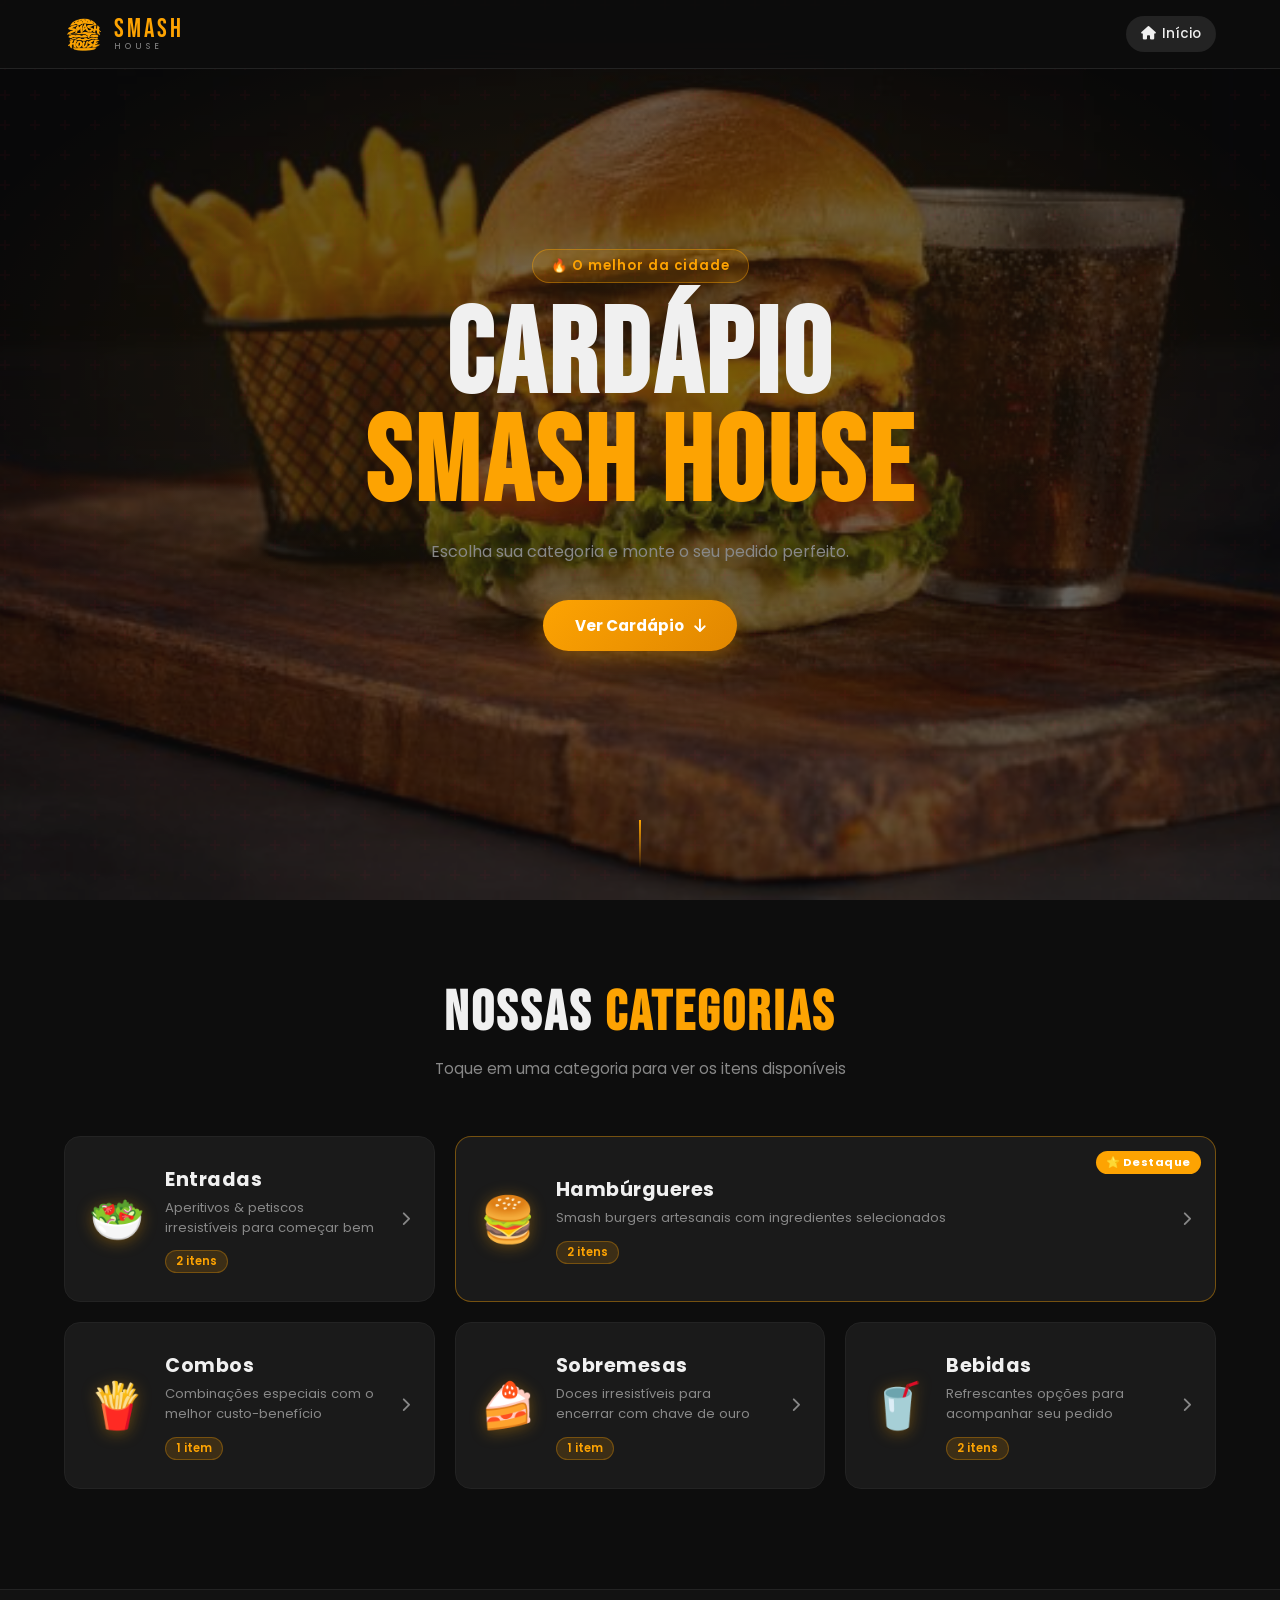
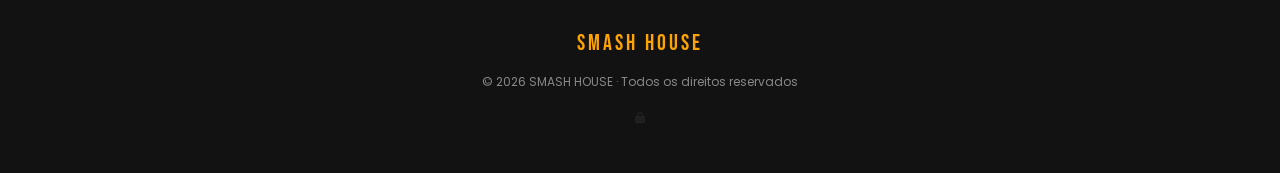
<file: index.html>
<!DOCTYPE html>
<html lang="pt-BR">
<head>
  <meta charset="UTF-8"/>
  <meta name="viewport" content="width=device-width,initial-scale=1.0"/>
  <title>Gamaa Burguer</title>
  <link rel="stylesheet" href="style.css"/>
  <link href="https://fonts.googleapis.com/css2?family=Bebas+Neue&family=Poppins:wght@300;400;500;600;700&display=swap" rel="stylesheet"/>
  <link rel="stylesheet" href="https://cdnjs.cloudflare.com/ajax/libs/font-awesome/6.5.0/css/all.min.css"/>
</head>
<body>

<div class="particles" id="particles"></div>

<!-- HEADER -->
<header class="header">
  <div class="header-inner">
    <div class="logo" id="siteLogoWrap">
      <span class="logo-icon" id="logoEmoji">🍔</span>
      <div class="logo-text">
        <span class="logo-main" id="headerName">GAMAA</span>
        <span class="logo-sub"  id="headerSub">BURGUER</span>
      </div>
    </div>
    <nav class="nav-links">
      <a href="index.html" class="active"><i class="fa fa-home"></i> Início</a>
    </nav>
  </div>
</header>

<!-- HERO -->
<section class="hero">
  <div class="hero-bg-photo" id="heroBg"></div>
  <div class="hero-overlay"></div>
  <div class="hero-content">
    <p class="hero-tag" id="heroTag">🔥 O melhor da cidade</p>
    <h1 class="hero-title" id="heroTitle">CARDÁPIO<br/><span id="heroHighlight">GAMAA BURGUER</span></h1>
    <p class="hero-subtitle" id="heroSubtitle">Escolha sua categoria e monte o seu pedido perfeito.</p>
    <a href="#menu" class="btn-hero">Ver Cardápio <i class="fa fa-arrow-down"></i></a>
  </div>
  <div class="hero-scroll"><span></span></div>
</section>

<!-- MENU SECTION -->
<section class="menu-section" id="menu">
  <div class="section-header">
    <h2>NOSSAS <span>CATEGORIAS</span></h2>
    <p>Toque em uma categoria para ver os itens disponíveis</p>
  </div>
  <div class="categories-grid" id="categoriesGrid"></div>
</section>

<!-- FOOTER -->
<footer class="footer">
  <div class="footer-inner">
    <div class="footer-brand">
      <span class="logo-icon" id="footerEmoji">🍔</span>
      <span class="footer-name" id="footerName">GAMAA BURGUER</span>
    </div>
    <div class="footer-social" id="footerSocial"></div>
    <p class="footer-copy" id="footerText">© 2026 Gamaa Burguer · Todos os direitos reservados</p>
    <a href="admin.html" class="footer-admin-link" aria-label="Acesso Administrativo" title="Painel Admin"><i class="fa fa-lock"></i></a>
  </div>
</footer>

<script src="data.js"></script>
<script src="app.js"></script>
<script>
/* ── Apply theme & render ─────────────────────────────── */
const cfg  = getSiteConfig();
const cats = getCategoryConfig();
const menu = getMenu();

applyTheme(cfg);

/* ── Site name / logo ── */
document.title = `${cfg.siteName} ${cfg.siteSub}`.trim();
document.getElementById('headerName').textContent = cfg.siteName;
document.getElementById('headerSub').textContent  = cfg.siteSub;
const fEmoji = document.getElementById('footerEmoji');
if (cfg.logoEmoji) {
  fEmoji.textContent = cfg.logoEmoji;
  fEmoji.style.display = '';
} else {
  fEmoji.textContent = '';
  fEmoji.style.display = 'none';
}
document.getElementById('footerName').textContent  = `${cfg.siteName} ${cfg.siteSub}`.trim().toUpperCase();
document.getElementById('footerText').textContent  = cfg.footerText;

// Logo image override
const emojiEl = document.getElementById('logoEmoji');
if (cfg.logoImage) {
  const wrap = document.getElementById('siteLogoWrap');
  const img = document.createElement('img');
  img.src = cfg.logoImage; img.className = 'logo-img'; img.alt = 'Logo';
  wrap.insertBefore(img, emojiEl);
  emojiEl.style.display = 'none';
} else {
  if (cfg.logoEmoji) {
    emojiEl.textContent = cfg.logoEmoji;
    emojiEl.style.display = '';
  } else {
    emojiEl.textContent = '';
    emojiEl.style.display = 'none';
  }
}

/* ── Hero ── */
document.getElementById('heroTag').textContent       = cfg.heroTag;
document.getElementById('heroSubtitle').textContent  = cfg.heroSubtitle;
document.getElementById('heroTitle').childNodes[0].textContent = cfg.heroTitle + '\n';
document.getElementById('heroHighlight').textContent = cfg.heroHighlight;

// Hero background image
if (cfg.heroBgImage) {
  const heroBg = document.getElementById('heroBg');
  heroBg.style.backgroundImage = `url('${cfg.heroBgImage}')`;
  heroBg.style.opacity = '0.35';
}

/* ── Footer social ── */
const socialWrap = document.getElementById('footerSocial');
if (cfg.instagram) {
  socialWrap.innerHTML += `<a href="${cfg.instagram}" target="_blank" title="Instagram"><i class="fab fa-instagram"></i></a>`;
}
if (cfg.whatsapp) {
  const wa = cfg.whatsapp.replace(/\D/g,'');
  socialWrap.innerHTML += `<a href="https://wa.me/${wa}" target="_blank" title="WhatsApp"><i class="fab fa-whatsapp"></i></a>`;
}

/* ── Category cards ── */
const grid = document.getElementById('categoriesGrid');

getCatOrder().forEach((slug, idx) => {
  const cat   = cats[slug];
  if (!cat) return;
  const items = (menu[slug] || []);
  const count = items.length;
  const isFeatured = slug === 'hamburgueres';

  const card = document.createElement('div');
  card.className = 'category-card' + (isFeatured ? ' featured' : '');
  card.onclick = () => location.href = `category.html?cat=${slug}`;

  const photoBg = cat.photo
    ? `<div class="cat-photo-bg" style="background-image:url('${cat.photo}')"></div><div class="cat-overlay"></div>`
    : '';

  const featTag = isFeatured ? `<div class="card-tag">⭐ Destaque</div>` : '';
  const iconHTML = cat.icon ? `<div class="card-icon">${cat.icon}</div>` : '';

  card.innerHTML = `
    ${photoBg}
    ${featTag}
    <div class="card-glow"></div>
    ${iconHTML}
    <div class="card-body">
      <h3>${cat.label}</h3>
      <p>${cat.description}</p>
      <span class="card-badge">${count} ${count === 1 ? 'item' : 'itens'}</span>
    </div>
    <div class="card-arrow"><i class="fa fa-chevron-right"></i></div>`;

  grid.appendChild(card);
});

/* ── Particles ── */
const pc = document.getElementById('particles');
for (let i = 0; i < 20; i++) {
  const p = document.createElement('div');
  p.className = 'particle';
  p.style.left              = Math.random() * 100 + 'vw';
  p.style.animationDelay    = Math.random() * 8 + 's';
  p.style.animationDuration = (6 + Math.random() * 6) + 's';
  p.style.width = p.style.height = (3 + Math.random() * 8) + 'px';
  pc.appendChild(p);
}
</script>
</body>
</html>
</file>
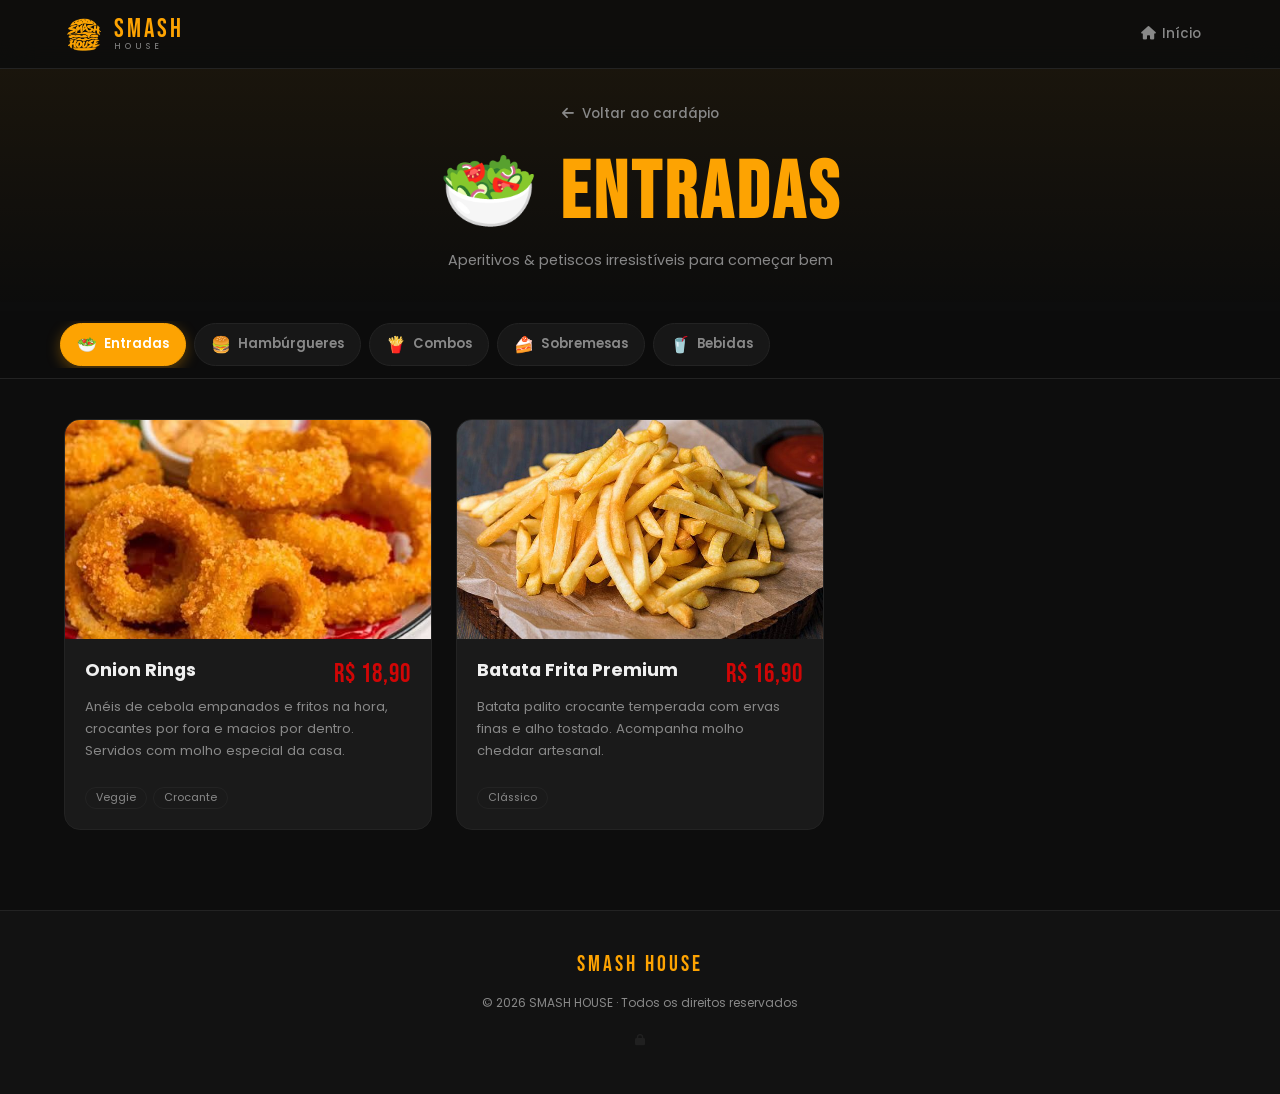
<file: category.html>
<!DOCTYPE html>
<html lang="pt-BR">
<head>
  <meta charset="UTF-8"/>
  <meta name="viewport" content="width=device-width,initial-scale=1.0"/>
  <title>Cardápio</title>
  <link rel="stylesheet" href="style.css"/>
  <link href="https://fonts.googleapis.com/css2?family=Bebas+Neue&family=Poppins:wght@300;400;500;600;700&display=swap" rel="stylesheet"/>
  <link rel="stylesheet" href="https://cdnjs.cloudflare.com/ajax/libs/font-awesome/6.5.0/css/all.min.css"/>
</head>
<body>

<div class="particles" id="particles"></div>

<!-- HEADER -->
<header class="header">
  <div class="header-inner">
    <div class="logo" id="siteLogoWrap">
      <span class="logo-icon" id="logoEmoji">🍔</span>
      <div class="logo-text">
        <span class="logo-main" id="headerName">GAMAA</span>
        <span class="logo-sub"  id="headerSub">BURGUER</span>
      </div>
    </div>
    <nav class="nav-links">
      <a href="index.html"><i class="fa fa-home"></i> Início</a>
    </nav>
  </div>
</header>

<!-- PAGE HEADER -->
<div class="page-header" id="pageHeader">
  <div class="cat-hero-photo" id="catHeroPhoto"></div>
  <a href="index.html" class="back-btn"><i class="fa fa-arrow-left"></i> Voltar ao cardápio</a>
  <h1 id="catTitle">—</h1>
  <p id="catDesc">—</p>
</div>

<!-- CATEGORY PILL TABS (SMARTPHONE FRIENDLY) -->
<div class="cat-pill-nav-container">
  <div class="cat-pill-nav" id="catPillNav"></div>
</div>

<!-- ITEMS -->
<section class="items-section">
  <div class="items-grid" id="itemsGrid"></div>
</section>

<!-- FOOTER -->
<footer class="footer">
  <div class="footer-inner">
    <div class="footer-brand">
      <span class="logo-icon" id="footerEmoji">🍔</span>
      <span class="footer-name" id="footerName">GAMAA BURGUER</span>
    </div>
    <div class="footer-social" id="footerSocial"></div>
    <p class="footer-copy" id="footerText">© 2026 Gamaa Burguer</p>
    <a href="admin.html" class="footer-admin-link" aria-label="Acesso Administrativo" title="Painel Admin"><i class="fa fa-lock"></i></a>
  </div>
</footer>

<script src="data.js"></script>
<script src="app.js"></script>
<script>
const cfg  = getSiteConfig();
const cats = getCategoryConfig();
applyTheme(cfg);

/* ── Header / footer ── */
document.getElementById('headerName').textContent = cfg.siteName;
document.getElementById('headerSub').textContent  = cfg.siteSub;
const fEmoji = document.getElementById('footerEmoji');
if (cfg.logoEmoji) {
  fEmoji.textContent = cfg.logoEmoji;
  fEmoji.style.display = '';
} else {
  fEmoji.textContent = '';
  fEmoji.style.display = 'none';
}
document.getElementById('footerName').textContent  = `${cfg.siteName} ${cfg.siteSub}`.trim().toUpperCase();
document.getElementById('footerText').textContent  = cfg.footerText;

const emojiEl = document.getElementById('logoEmoji');
if (cfg.logoImage) {
  const wrap = document.getElementById('siteLogoWrap');
  const img = document.createElement('img');
  img.src = cfg.logoImage; img.className = 'logo-img'; img.alt = 'Logo';
  wrap.insertBefore(img, emojiEl); emojiEl.style.display = 'none';
} else {
  if (cfg.logoEmoji) {
    emojiEl.textContent = cfg.logoEmoji;
    emojiEl.style.display = '';
  } else {
    emojiEl.textContent = '';
    emojiEl.style.display = 'none';
  }
}

const footerSocial = document.getElementById('footerSocial');
if (cfg.instagram) footerSocial.innerHTML += `<a href="${cfg.instagram}" target="_blank"><i class="fab fa-instagram"></i></a>`;
if (cfg.whatsapp) {
  const wa = cfg.whatsapp.replace(/\D/g,'');
  footerSocial.innerHTML += `<a href="https://wa.me/${wa}" target="_blank"><i class="fab fa-whatsapp"></i></a>`;
}

/* ── Category info ── */
const params = new URLSearchParams(location.search);
const slug   = params.get('cat') || getCatOrder()[0] || 'hamburgueres';
const cat    = cats[slug] || { label: slug, icon: '', description: '', photo: '' };

document.title = `${cfg.siteName} – ${cat.label}`;

// Hero photo
if (cat.photo) {
  document.getElementById('catHeroPhoto').style.backgroundImage = `url('${cat.photo}')`;
}

const titleIcon = cat.icon ? `${cat.icon} ` : '';
document.getElementById('catTitle').innerHTML = `${titleIcon}<span>${cat.label.toUpperCase()}</span>`;
document.getElementById('catDesc').textContent = cat.description;

/* ── Render Category Pills (Super fast smartphone navigation) ── */
const pillNav = document.getElementById('catPillNav');
if (pillNav) {
  pillNav.innerHTML = '';
  getCatOrder().forEach(cSlug => {
    const cItem = cats[cSlug];
    if (!cItem) return;
    const a = document.createElement('a');
    a.href = `category.html?cat=${cSlug}`;
    a.className = `cat-pill-btn ${cSlug === slug ? 'active' : ''}`;
    const pillIcon = cItem.icon ? `<span class="pill-icon">${cItem.icon}</span> ` : '';
    a.innerHTML = `${pillIcon}<span class="pill-label">${cItem.label}</span>`;
    pillNav.appendChild(a);
  });
  // Auto-scroll pill nav to active category on mobile
  setTimeout(() => {
    const activePill = pillNav.querySelector('.cat-pill-btn.active');
    if (activePill) {
      activePill.scrollIntoView({ behavior: 'smooth', block: 'nearest', inline: 'center' });
    }
  }, 100);
}

/* ── Render items ── */
function renderItems() {
  window.cardImages = {};
  const items = getCategoryItems(slug);
  const grid  = document.getElementById('itemsGrid');
  grid.innerHTML = '';

  if (items.length === 0) {
    grid.innerHTML = `
      <div class="empty-state" style="grid-column:1/-1">
        <i class="fa fa-utensils"></i>
        <h3>Nenhum item disponível</h3>
        <p>Esta categoria ainda não possui itens. O administrador pode adicioná-los.</p>
      </div>`;
    return;
  }

  const cleanWa = (cfg.whatsapp || '').replace(/\D/g, '');

  items.forEach(item => {
    const card = document.createElement('div');
    card.className = 'item-card';

    /* ── Image section — supports multiple images ── */
    const imgs = (Array.isArray(item.images) && item.images.length) ? item.images : (item.imageUrl ? [item.imageUrl] : []);
    let imageHTML = '';
    if (imgs.length > 0) {
      window.cardImages[item.id] = { imgs, idx: 0 };
      if (imgs.length === 1) {
        imageHTML = `
          <div class="item-image-wrap" style="position:relative">
            <img src="${imgs[0]}" alt="${item.name}" loading="lazy"/>
          </div>`;
      } else {
        imageHTML = `
          <div class="item-image-wrap item-slider-wrap" id="slider_${item.id}">
            <img src="${imgs[0]}" id="img_${item.id}" alt="${item.name}" loading="lazy"/>
            <span class="img-count-badge" id="badge_${item.id}"><i class="fa fa-images"></i> 1/${imgs.length}</span>
            <button type="button" class="slider-btn prev" onclick="changeCardSlide('${item.id}', -1, event)" aria-label="Imagem anterior"><i class="fa fa-chevron-left"></i></button>
            <button type="button" class="slider-btn next" onclick="changeCardSlide('${item.id}', 1, event)" aria-label="Próxima imagem"><i class="fa fa-chevron-right"></i></button>
            <div class="slider-dots" id="dots_${item.id}">
              ${imgs.map((_, i) => `<span class="s-dot ${i === 0 ? 'active' : ''}" onclick="goToCardSlide('${item.id}', ${i}, event)"></span>`).join('')}
            </div>
          </div>`;
      }
    }

    /* ── Video section ── */
    let videoHTML = '';
    if (item.videoDbId) {
      // async load from IndexedDB — rendered after append
      videoHTML = `<div class="item-video-wrap" id="vidwrap_${item.id}"><div class="no-media" style="position:absolute;inset:0"><i class="fa fa-spinner fa-spin"></i></div></div>`;
    } else {
      const embed = getEmbedUrl(item.videoUrl);
      if (embed) {
        if (embed.includes('youtube') || embed.includes('vimeo')) {
          videoHTML = `
            <div class="item-video-wrap">
              <iframe src="${embed}" frameborder="0" allowfullscreen
                allow="accelerometer; autoplay; clipboard-write; encrypted-media; gyroscope; picture-in-picture">
              </iframe>
            </div>`;
        } else {
          videoHTML = `
            <div class="item-video-wrap">
              <video src="${embed}" controls muted loop playsinline></video>
            </div>`;
        }
      }
    }

    /* ── Placeholder (neither image nor video) ── */
    if (!imageHTML && !videoHTML) {
      imageHTML = `
        <div class="item-image-wrap" style="padding-top:46%">
          <div class="no-media" style="position:absolute;inset:0">
            <i class="fa fa-image"></i>
            <span>Sem imagem</span>
          </div>
        </div>`;
    }

    /* ── Tags ── */
    const tagsHTML = (item.tags || []).map(t => `<span class="item-tag">${t}</span>`).join('');

    /* ── WhatsApp Order Button (mobile friendly) ── */
    let orderBtnHTML = '';
    if (cleanWa) {
      const waMsg = encodeURIComponent(`Olá! Gostaria de pedir: *${item.name}* (${formatPrice(item.price)})`);
      orderBtnHTML = `
        <a href="https://wa.me/${cleanWa}?text=${waMsg}" target="_blank" class="btn-item-order" title="Pedir pelo WhatsApp">
          <i class="fab fa-whatsapp"></i> Pedir
        </a>`;
    }

    card.innerHTML = `
      ${imageHTML}
      ${videoHTML}
      <div class="item-info">
        <div class="item-info-top">
          <h3>${item.name}</h3>
          ${item.price ? `<div class="item-price">${formatPrice(item.price)}</div>` : ''}
        </div>
        <p class="item-desc">${item.description || ''}</p>
        <div class="item-info-bottom">
          <div class="item-tags">${tagsHTML}</div>
          ${orderBtnHTML}
        </div>
      </div>`;

    grid.appendChild(card);

    // Async load MP4 from IndexedDB if needed
    if (item.videoDbId) {
      resolveVideoSrc(item).then(src => {
        const w = document.getElementById('vidwrap_' + item.id);
        if (w && src) w.innerHTML = `<video src="${src}" controls muted loop playsinline></video>`;
      });
    }
  });
}

function changeCardSlide(id, dir, e) {
  if (e) { e.preventDefault(); e.stopPropagation(); }
  const data = window.cardImages && window.cardImages[id];
  if (!data || !data.imgs.length) return;
  const newIdx = (data.idx + dir + data.imgs.length) % data.imgs.length;
  goToCardSlide(id, newIdx, e);
}

function goToCardSlide(id, idx, e) {
  if (e) { e.preventDefault(); e.stopPropagation(); }
  const data = window.cardImages && window.cardImages[id];
  if (!data || !data.imgs[idx]) return;
  data.idx = idx;
  const imgEl = document.getElementById('img_' + id);
  if (imgEl) imgEl.src = data.imgs[idx];
  const badge = document.getElementById('badge_' + id);
  if (badge) badge.innerHTML = `<i class="fa fa-images"></i> ${idx + 1}/${data.imgs.length}`;
  const dotsWrap = document.getElementById('dots_' + id);
  if (dotsWrap) {
    const dots = dotsWrap.querySelectorAll('.s-dot');
    dots.forEach((d, i) => d.classList.toggle('active', i === idx));
  }
}

renderItems();

/* ── Particles ── */
const pc = document.getElementById('particles');
for (let i = 0; i < 14; i++) {
  const p = document.createElement('div');
  p.className = 'particle';
  p.style.left              = Math.random() * 100 + 'vw';
  p.style.animationDelay    = Math.random() * 8 + 's';
  p.style.animationDuration = (6 + Math.random() * 6) + 's';
  p.style.width = p.style.height = (3 + Math.random() * 7) + 'px';
  pc.appendChild(p);
}
</script>
</body>
</html>
</file>
<file: style.css>
/* ============================================================
   GAMAA BURGUER – STYLE.CSS  |  100% CSS Variable driven
   ============================================================ */

:root {
  --primary:      #e8002d;
  --primary-dark: #b8001f;
  --primary-rgb:  232,0,45;
  --gold:         #ffc400;
  --accent-rgb:   255,196,0;
  --bg:           #0d0d0d;
  --bg2:          #111111;
  --bg3:          #181818;
  --card:         #1a1a1a;
  --border:       #2a2a2a;
  --text:         #f0f0f0;
  --muted:        #888888;
  --radius:       16px;
  --shadow:       0 8px 32px rgba(0,0,0,.5);
}

*, *::before, *::after { box-sizing: border-box; margin: 0; padding: 0; }
html { scroll-behavior: smooth; }

body {
  font-family: 'Poppins', sans-serif;
  background: var(--bg);
  color: var(--text);
  min-height: 100vh;
  overflow-x: hidden;
  transition: background .3s, color .3s;
}

/* ── SCROLLBAR ── */
::-webkit-scrollbar { width: 5px; }
::-webkit-scrollbar-track { background: var(--bg); }
::-webkit-scrollbar-thumb { background: var(--primary); border-radius: 3px; }

/* ── SELECTION ── */
::selection { background: rgba(var(--primary-rgb),.3); color: var(--text); }

/* ============================================================
   PARTICLES
   ============================================================ */
.particles { position:fixed; inset:0; pointer-events:none; z-index:0; overflow:hidden; }
.particle {
  position:absolute; bottom:-20px;
  background: var(--primary);
  border-radius: 50%; opacity:.12;
  animation: floatUp linear infinite;
}
@keyframes floatUp {
  0%   { transform:translateY(0) scale(1); opacity:.12; }
  100% { transform:translateY(-110vh) scale(.2); opacity:0; }
}

/* ============================================================
   HEADER
   ============================================================ */
.header {
  position: fixed; top:0; left:0; right:0; z-index:100;
  background: rgba(var(--bg), .94);
  backdrop-filter: blur(18px);
  border-bottom: 1px solid var(--border);
  transition: background .3s, border-color .3s;
}
/* Force correct bg even when var changes */
.header { background: color-mix(in srgb, var(--bg) 93%, transparent); }

.header-inner {
  max-width: 1200px; margin: 0 auto;
  padding: 0 24px; height: 68px;
  display: flex; align-items: center; justify-content: space-between;
}

.logo { display:flex; align-items:center; gap:10px; text-decoration:none; }
.logo-icon { font-size:2rem; line-height:1; }
.logo-img   { width:40px; height:40px; object-fit:contain; border-radius:8px; }
.logo-text  { display:flex; flex-direction:column; line-height:1; }
.logo-main  { font-family:'Bebas Neue',sans-serif; font-size:1.6rem; letter-spacing:3px; color:var(--primary); }
.logo-sub   { font-size:.55rem; letter-spacing:4px; color:var(--muted); text-transform:uppercase; }

.nav-links { display:flex; gap:6px; }
.nav-links a {
  color:var(--muted); text-decoration:none; font-size:.84rem; font-weight:500;
  padding:8px 15px; border-radius:50px; transition:all .25s;
  display:flex; align-items:center; gap:6px;
}
.nav-links a:hover, .nav-links a.active { color:var(--text); background:var(--border); }

/* ============================================================
   HERO
   ============================================================ */
.hero {
  position:relative; min-height:100vh;
  display:flex; align-items:center; justify-content:center; text-align:center;
  overflow:hidden;
  background: radial-gradient(ellipse 80% 60% at 50% 40%, rgba(var(--primary-rgb),.16) 0%, transparent 70%), var(--bg);
}
.hero-bg-photo {
  position:absolute; inset:0;
  background-size:cover; background-position:center;
  opacity:.15;
  z-index:0;
}
.hero-overlay {
  position:absolute; inset:0; z-index:1;
  background: url("data:image/svg+xml,%3Csvg width='60' height='60' viewBox='0 0 60 60' xmlns='http://www.w3.org/2000/svg'%3E%3Cg fill='%23e8002d' fill-opacity='0.04'%3E%3Cpath d='M36 34v-4h-2v4h-4v2h4v4h2v-4h4v-2h-4zm0-30V0h-2v4h-4v2h4v4h2V6h4V4h-4zM6 34v-4H4v4H0v2h4v4h2v-4h4v-2H6zM6 4V0H4v4H0v2h4v4h2V6h4V4H6z'/%3E%3C/g%3E%3C/svg%3E");
}
.hero-content { position:relative; z-index:2; max-width:720px; padding:0 24px; }
.hero-tag {
  display:inline-block; margin-bottom:20px;
  background: rgba(var(--primary-rgb),.14); border:1px solid rgba(var(--primary-rgb),.4);
  color:var(--primary); font-size:.82rem; font-weight:600;
  padding:6px 18px; border-radius:50px; letter-spacing:1px;
}
.hero-title {
  font-family:'Bebas Neue',sans-serif;
  font-size:clamp(3rem,10vw,7.5rem); line-height:.9; letter-spacing:4px; margin-bottom:20px;
}
.hero-title span { color:var(--primary); }
.hero-subtitle { font-size:1rem; color:var(--muted); margin-bottom:36px; line-height:1.6; }
.btn-hero {
  display:inline-flex; align-items:center; gap:10px;
  background:linear-gradient(135deg,var(--primary),var(--primary-dark));
  color:#fff; text-decoration:none; font-weight:700; font-size:.95rem;
  padding:14px 32px; border-radius:50px;
  box-shadow:0 6px 24px rgba(var(--primary-rgb),.4); transition:all .3s;
}
.btn-hero:hover { transform:translateY(-3px); box-shadow:0 12px 32px rgba(var(--primary-rgb),.52); }
.hero-scroll { position:absolute; bottom:32px; left:50%; transform:translateX(-50%); z-index:2; }
.hero-scroll span {
  display:block; width:2px; height:48px;
  background:linear-gradient(to bottom,var(--primary),transparent);
  animation:scrollPulse 1.8s ease-in-out infinite;
}
@keyframes scrollPulse { 0%,100%{opacity:1;transform:scaleY(1)} 50%{opacity:.3;transform:scaleY(.6)} }

/* ============================================================
   HOME – MENU SECTION
   ============================================================ */
.menu-section {
  position:relative; z-index:1;
  max-width:1200px; margin:0 auto; padding:80px 24px 100px;
}
.section-header { text-align:center; margin-bottom:56px; }
.section-header h2 {
  font-family:'Bebas Neue',sans-serif; font-size:clamp(2rem,5vw,3.5rem);
  letter-spacing:3px; margin-bottom:10px;
}
.section-header h2 span { color:var(--primary); }
.section-header p { color:var(--muted); font-size:.95rem; }

/* ── CATEGORY CARDS ── */
.categories-grid {
  display:grid;
  grid-template-columns:repeat(auto-fit,minmax(280px,1fr));
  gap:20px;
}

.category-card {
  position:relative; overflow:hidden; cursor:pointer;
  background:var(--card);
  border:1px solid var(--border);
  border-radius:var(--radius);
  padding:28px 24px;
  display:flex; align-items:center; gap:20px;
  transition:all .35s cubic-bezier(.25,.46,.45,.94);
  min-height:120px;
}
.category-card:hover {
  border-color:var(--primary);
  transform:translateY(-4px);
  box-shadow:0 12px 40px rgba(var(--primary-rgb),.22);
}
.category-card.featured {
  border-color:rgba(var(--primary-rgb),.4);
  grid-column:span 2;
}
@media(max-width:680px){ .category-card.featured{ grid-column:span 1; } }

/* Photo background */
.cat-photo-bg {
  position:absolute; inset:0;
  background-size:cover; background-position:center;
  opacity:.25; transition:opacity .35s;
  z-index:0;
}
.category-card:hover .cat-photo-bg { opacity:.38; }
.cat-overlay {
  position:absolute; inset:0;
  background:linear-gradient(135deg,rgba(0,0,0,.65) 0%,rgba(0,0,0,.2) 100%);
  z-index:1;
}

.card-glow {
  position:absolute; inset:0;
  background:radial-gradient(circle at center,rgba(var(--primary-rgb),.08) 0%,transparent 70%);
  opacity:0; transition:opacity .4s; pointer-events:none; z-index:1;
}
.category-card:hover .card-glow { opacity:1; }
.card-tag {
  position:absolute; top:14px; right:14px; z-index:3;
  font-size:.7rem; font-weight:700; background:var(--primary); color:#fff;
  padding:3px 10px; border-radius:50px; letter-spacing:.5px;
}

.card-icon { font-size:2.8rem; flex-shrink:0; z-index:2; filter:drop-shadow(0 2px 8px rgba(var(--primary-rgb),.35)); transition:transform .3s; }
.category-card:hover .card-icon { transform:scale(1.15) rotate(-5deg); }

.card-body { flex:1; z-index:2; }
.card-body h3 { font-size:1.2rem; font-weight:700; margin-bottom:4px; letter-spacing:.5px; }
.card-body p  { font-size:.82rem; color:var(--muted); line-height:1.5; margin-bottom:10px; }
.card-badge {
  display:inline-block; font-size:.72rem; font-weight:600;
  background:rgba(var(--primary-rgb),.15); color:var(--primary);
  border:1px solid rgba(var(--primary-rgb),.3);
  padding:2px 10px; border-radius:50px;
}
.card-arrow {
  color:var(--muted); font-size:.9rem; flex-shrink:0; z-index:2;
  transition:transform .3s, color .3s;
}
.category-card:hover .card-arrow { color:var(--primary); transform:translateX(4px); }

/* ============================================================
   CATEGORY PAGE
   ============================================================ */
.page-header {
  padding:100px 24px 40px; text-align:center; position:relative; z-index:1;
  background:linear-gradient(180deg,rgba(var(--primary-rgb),.07) 0%,transparent 100%);
}
.back-btn {
  display:inline-flex; align-items:center; gap:8px;
  color:var(--muted); text-decoration:none; font-size:.85rem; font-weight:500;
  margin-bottom:20px; transition:color .25s;
}
.back-btn:hover { color:var(--primary); }
.page-header h1 {
  font-family:'Bebas Neue',sans-serif;
  font-size:clamp(2.5rem,7vw,5rem); letter-spacing:4px; position:relative; z-index:1;
}
.page-header h1 span { color:var(--primary); }
.page-header p { color:var(--muted); margin-top:8px; font-size:.9rem; position:relative; z-index:1; }

/* Category hero photo */
.cat-hero-photo {
  position:absolute; inset:0; background-size:cover; background-position:center;
  opacity:.18; z-index:0;
}

/* Items Grid */
.items-section { max-width:1200px; margin:0 auto; padding:40px 24px 80px; position:relative; z-index:1; }
.items-grid { display:grid; grid-template-columns:repeat(auto-fill,minmax(320px,1fr)); gap:24px; }

/* Item Card */
.item-card {
  background:var(--card); border:1px solid var(--border);
  border-radius:var(--radius); overflow:hidden; transition:all .3s;
}
.item-card:hover {
  transform:translateY(-4px);
  border-color:rgba(var(--primary-rgb),.4);
  box-shadow:0 12px 40px rgba(var(--primary-rgb),.16);
}

/* Image */
.item-image-wrap {
  position:relative; width:100%; padding-top:60%;
  overflow:hidden; background:var(--bg3);
}
.item-image-wrap img {
  position:absolute; inset:0; width:100%; height:100%;
  object-fit:cover; transition:transform .4s;
}
.item-card:hover .item-image-wrap img { transform:scale(1.05); }

/* Video */
.item-video-wrap {
  position:relative; width:100%; padding-top:56.25%;
  background:#000; overflow:hidden;
}
.item-video-wrap iframe,
.item-video-wrap video {
  position:absolute; inset:0; width:100%; height:100%; object-fit:cover;
}
.no-media {
  display:flex; flex-direction:column; align-items:center; justify-content:center;
  gap:10px; color:var(--muted); font-size:.78rem;
  background:var(--bg3); position:absolute; inset:0;
}
.no-media i { font-size:2.2rem; color:var(--border); }

/* Item info */
.item-info { padding:20px; }
.item-info h3 { font-size:1.1rem; font-weight:700; margin-bottom:6px; }
.item-price {
  font-family:'Bebas Neue',sans-serif; font-size:1.6rem;
  color:var(--gold); letter-spacing:1px; margin-bottom:10px;
}
.item-desc { font-size:.82rem; color:var(--muted); line-height:1.65; }
.item-tags { display:flex; flex-wrap:wrap; gap:6px; margin-top:12px; }
.item-tag {
  font-size:.68rem; padding:2px 10px; border-radius:50px;
  border:1px solid var(--border); color:var(--muted);
}

/* Empty state */
.empty-state { text-align:center; padding:80px 24px; color:var(--muted); }
.empty-state i { font-size:3.5rem; color:var(--border); margin-bottom:16px; display:block; }
.empty-state h3 { font-size:1.2rem; margin-bottom:8px; color:var(--text); }
.empty-state p { font-size:.85rem; }

/* ============================================================
   FOOTER
   ============================================================ */
.footer {
  background:var(--bg2); border-top:1px solid var(--border);
  padding:40px 24px; text-align:center;
}
.footer-inner { max-width:600px; margin:0 auto; }
.footer-brand { display:flex; align-items:center; justify-content:center; gap:10px; margin-bottom:16px; }
.footer-name { font-family:'Bebas Neue',sans-serif; font-size:1.4rem; letter-spacing:3px; color:var(--primary); }
.footer-social a {
  display:inline-flex; align-items:center; justify-content:center;
  width:40px; height:40px; background:var(--border); color:var(--muted);
  border-radius:50%; text-decoration:none; font-size:1.1rem; margin:0 4px 16px;
  transition:all .3s;
}
.footer-social a:hover { background:var(--primary); color:#fff; }
.footer-copy { font-size:.75rem; color:var(--muted); }

/* ============================================================
   ADMIN – LAYOUT
   ============================================================ */
.admin-layout { display:flex; min-height:100vh; }

.admin-sidebar {
  width:260px; flex-shrink:0;
  background:var(--bg2); border-right:1px solid var(--border);
  padding-top:68px; position:fixed; top:0; left:0; height:100vh;
  overflow-y:auto; z-index:10;
  display:flex; flex-direction:column;
}
.sidebar-section { padding:20px 16px 8px; }
.sidebar-section-title {
  font-size:.6rem; font-weight:700; letter-spacing:3px;
  color:var(--muted); text-transform:uppercase;
  padding-bottom:8px; border-bottom:1px solid var(--border);
  margin-bottom:4px;
}
.sidebar-link {
  display:flex; align-items:center; gap:10px;
  padding:10px 16px; color:var(--muted); text-decoration:none;
  font-size:.88rem; font-weight:500; cursor:pointer;
  border-radius:10px; margin-bottom:2px;
  transition:all .2s; border:none; background:none; width:100%; text-align:left;
}
.sidebar-link:hover { color:var(--text); background:rgba(255,255,255,.04); }
.sidebar-link.active { color:var(--primary); background:rgba(var(--primary-rgb),.1); }
.sidebar-link .icon { width:22px; text-align:center; font-size:1rem; }
.sidebar-link .badge {
  margin-left:auto; font-size:.65rem; font-weight:700;
  background:var(--border); color:var(--muted);
  padding:2px 8px; border-radius:50px;
}
.sidebar-link.active .badge { background:rgba(var(--primary-rgb),.2); color:var(--primary); }

.sidebar-sub { padding-left:14px; }
.sidebar-sub .sidebar-link { font-size:.82rem; padding:8px 12px; }

.admin-main { margin-left:260px; flex:1; padding:88px 40px 60px; }

/* ── Stats ── */
.admin-stats { display:grid; grid-template-columns:repeat(auto-fit,minmax(130px,1fr)); gap:12px; margin-bottom:32px; }
.stat-card { background:var(--card); border:1px solid var(--border); border-radius:var(--radius); padding:18px; text-align:center; }
.stat-val  { font-family:'Bebas Neue',sans-serif; font-size:2.4rem; color:var(--primary); line-height:1; }
.stat-label { font-size:.68rem; color:var(--muted); text-transform:uppercase; letter-spacing:1px; margin-top:4px; }
.stat-card.total { border-color:rgba(var(--primary-rgb),.35); }
.stat-card.total .stat-val { color:var(--gold); }

/* ── Panel header ── */
.panel-header {
  display:flex; align-items:center; justify-content:space-between;
  margin-bottom:28px; flex-wrap:wrap; gap:16px;
}
.panel-header h2 { font-family:'Bebas Neue',sans-serif; font-size:2rem; letter-spacing:2px; }
.panel-header h2 span { color:var(--primary); }
.panel-desc { color:var(--muted); font-size:.85rem; margin-top:4px; }

/* ── Buttons ── */
.btn-primary {
  display:inline-flex; align-items:center; gap:8px;
  background:linear-gradient(135deg,var(--primary),var(--primary-dark));
  color:#fff; border:none; font-family:'Poppins',sans-serif;
  font-size:.88rem; font-weight:700; padding:12px 24px;
  border-radius:50px; cursor:pointer;
  box-shadow:0 4px 16px rgba(var(--primary-rgb),.35); transition:all .25s;
}
.btn-primary:hover { transform:translateY(-2px); box-shadow:0 8px 24px rgba(var(--primary-rgb),.45); }

.btn-secondary {
  display:inline-flex; align-items:center; gap:8px;
  background:var(--border); color:var(--muted); border:none;
  font-family:'Poppins',sans-serif; font-size:.88rem; font-weight:600;
  padding:12px 24px; border-radius:50px; cursor:pointer; transition:all .2s;
}
.btn-secondary:hover { color:var(--text); }

.btn-danger {
  display:inline-flex; align-items:center; gap:8px;
  background:rgba(220,38,38,.15); color:#dc2626; border:1px solid rgba(220,38,38,.3);
  font-family:'Poppins',sans-serif; font-size:.88rem; font-weight:600;
  padding:12px 24px; border-radius:50px; cursor:pointer; transition:all .2s;
}
.btn-danger:hover { background:rgba(220,38,38,.25); }

/* ── Admin items grid ── */
.admin-items-grid { display:grid; grid-template-columns:repeat(auto-fill,minmax(270px,1fr)); gap:18px; }
.admin-item-card { background:var(--card); border:1px solid var(--border); border-radius:var(--radius); overflow:hidden; }
.admin-item-media { position:relative; width:100%; padding-top:56%; background:var(--bg3); overflow:hidden; }
.admin-item-media img,
.admin-item-media video,
.admin-item-media iframe { position:absolute; inset:0; width:100%; height:100%; object-fit:cover; }
.admin-item-media .no-media { position:absolute; inset:0; display:flex; align-items:center; justify-content:center; color:var(--border); font-size:2rem; }
.admin-item-info { padding:16px; }
.admin-item-info h4 { font-size:1rem; font-weight:700; margin-bottom:4px; }
.admin-item-info .price { font-family:'Bebas Neue',sans-serif; font-size:1.2rem; color:var(--gold); margin-bottom:8px; }
.admin-item-info p   { font-size:.78rem; color:var(--muted); line-height:1.5; display:-webkit-box; -webkit-line-clamp:2; -webkit-box-orient:vertical; overflow:hidden; }
.admin-item-actions  { display:flex; border-top:1px solid var(--border); }
.admin-item-actions button { flex:1; padding:12px; border:none; background:transparent; font-family:'Poppins',sans-serif; font-size:.78rem; font-weight:600; cursor:pointer; transition:background .2s; display:flex; align-items:center; justify-content:center; gap:6px; }
.btn-edit   { color:#3b82f6; border-right:1px solid var(--border) !important; }
.btn-edit:hover { background:rgba(59,130,246,.08); }
.btn-delete { color:var(--primary); }
.btn-delete:hover { background:rgba(var(--primary-rgb),.08); }

/* ── Category editor cards ── */
.cat-edit-grid { display:grid; grid-template-columns:repeat(auto-fill,minmax(280px,1fr)); gap:20px; }
.cat-edit-card {
  background:var(--card); border:1px solid var(--border);
  border-radius:var(--radius); overflow:hidden;
}
.cat-edit-preview {
  position:relative; width:100%; padding-top:46%;
  background:var(--bg3); overflow:hidden;
}
.cat-edit-preview img { position:absolute; inset:0; width:100%; height:100%; object-fit:cover; }
.cat-edit-overlay {
  position:absolute; inset:0;
  background:linear-gradient(to top,rgba(0,0,0,.7) 0%,rgba(0,0,0,.1) 100%);
  display:flex; align-items:flex-end; padding:16px;
}
.cat-edit-icon { font-size:2.2rem; }
.cat-edit-body { padding:16px 18px; }
.cat-edit-body h4 { font-size:1rem; font-weight:700; margin-bottom:4px; }
.cat-edit-body p  { font-size:.78rem; color:var(--muted); line-height:1.5; margin-bottom:14px; }
.cat-edit-actions { display:flex; gap:10px; flex-wrap:wrap; }
.cat-photo-upload { display:none; }

/* ── Appearance editor ── */
.appearance-grid { display:grid; grid-template-columns:repeat(auto-fit,minmax(320px,1fr)); gap:20px; }
.appearance-card {
  background:var(--card); border:1px solid var(--border);
  border-radius:var(--radius); padding:24px;
}
.appearance-card h3 {
  font-size:.95rem; font-weight:700; margin-bottom:18px;
  padding-bottom:12px; border-bottom:1px solid var(--border);
  display:flex; align-items:center; gap:8px;
}
.appearance-card h3 i { color:var(--primary); }

/* Color swatches */
.color-row { display:flex; align-items:center; gap:14px; margin-bottom:14px; }
.color-row label { font-size:.8rem; color:var(--muted); flex:1; font-weight:500; }
.color-picker-wrap { display:flex; align-items:center; gap:8px; }
.color-picker-wrap input[type="color"] {
  width:40px; height:40px; border:none; border-radius:8px;
  cursor:pointer; background:none; padding:2px;
}
.color-picker-wrap input[type="text"] {
  width:90px; background:var(--bg3); border:1px solid var(--border);
  color:var(--text); font-family:'Poppins',sans-serif; font-size:.82rem;
  padding:6px 10px; border-radius:8px; outline:none;
}
.color-picker-wrap input[type="text"]:focus { border-color:var(--primary); }

/* Logo upload */
.logo-upload-area {
  border:2px dashed var(--border); border-radius:12px;
  padding:24px; text-align:center; cursor:pointer;
  transition:border-color .25s; position:relative;
}
.logo-upload-area:hover { border-color:var(--primary); }
.logo-upload-area img { max-height:80px; max-width:100%; border-radius:8px; margin-bottom:8px; }
.logo-upload-area p { font-size:.78rem; color:var(--muted); }
.logo-upload-area input { position:absolute; inset:0; opacity:0; cursor:pointer; }

/* Live preview block */
.live-preview {
  background:var(--bg3); border-radius:12px; padding:16px;
  display:flex; align-items:center; gap:14px; margin-bottom:18px;
}
.lp-btn { background:var(--primary); color:#fff; padding:10px 20px; border-radius:50px; font-size:.82rem; font-weight:700; }
.lp-badge { background:rgba(var(--primary-rgb),.15); color:var(--primary); border:1px solid rgba(var(--primary-rgb),.3); padding:4px 12px; border-radius:50px; font-size:.75rem; font-weight:600; }
.lp-price { font-family:'Bebas Neue',sans-serif; font-size:1.4rem; color:var(--gold); }

/* ── Save bar ── */
.save-bar {
  position:sticky; bottom:0; z-index:50;
  background:color-mix(in srgb,var(--bg2) 92%,transparent);
  backdrop-filter:blur(12px);
  border-top:1px solid var(--border);
  padding:14px 40px;
  display:flex; align-items:center; justify-content:space-between;
  gap:16px; flex-wrap:wrap;
  margin:-60px -40px 0;
}
.save-bar p { font-size:.82rem; color:var(--muted); }

/* ============================================================
   MODAL
   ============================================================ */
.modal-backdrop {
  position:fixed; inset:0; background:rgba(0,0,0,.78);
  backdrop-filter:blur(4px); z-index:200;
  display:flex; align-items:center; justify-content:center;
  padding:20px; animation:fadeIn .2s ease;
}
@keyframes fadeIn { from{opacity:0} to{opacity:1} }
.modal {
  background:var(--bg2); border:1px solid var(--border);
  border-radius:20px; width:100%; max-width:580px;
  max-height:90vh; overflow-y:auto; animation:slideUp .25s ease;
}
@keyframes slideUp { from{transform:translateY(30px);opacity:0} to{transform:translateY(0);opacity:1} }
.modal-header {
  display:flex; align-items:center; justify-content:space-between;
  padding:24px 28px 20px; border-bottom:1px solid var(--border);
  position:sticky; top:0; background:var(--bg2); z-index:1;
}
.modal-header h3 { font-family:'Bebas Neue',sans-serif; font-size:1.5rem; letter-spacing:2px; }
.modal-header h3 span { color:var(--primary); }
.modal-close {
  background:var(--border); border:none; color:var(--muted);
  width:36px; height:36px; border-radius:50%; cursor:pointer; font-size:1.1rem;
  transition:all .2s; display:flex; align-items:center; justify-content:center;
}
.modal-close:hover { background:var(--primary); color:#fff; }
.modal-body { padding:28px; }
.modal-footer { padding:20px 28px 24px; border-top:1px solid var(--border); display:flex; justify-content:flex-end; gap:12px; }

/* ── Forms ── */
.form-group { margin-bottom:20px; }
.form-row { display:grid; grid-template-columns:1fr 1fr; gap:16px; }
.form-group label { display:block; font-size:.76rem; font-weight:700; color:var(--muted); text-transform:uppercase; letter-spacing:1px; margin-bottom:7px; }
.form-group input,
.form-group textarea,
.form-group select {
  width:100%; background:var(--bg3); border:1px solid var(--border);
  color:var(--text); font-family:'Poppins',sans-serif; font-size:.9rem;
  padding:11px 15px; border-radius:10px; outline:none; transition:border-color .25s;
}
.form-group input:focus,
.form-group textarea:focus,
.form-group select:focus { border-color:var(--primary); }
.form-group textarea { resize:vertical; min-height:88px; }
.form-group select option { background:var(--bg3); }
.form-hint { font-size:.7rem; color:var(--muted); margin-top:6px; display:flex; align-items:center; gap:4px; }

/* Image upload in forms */
.img-upload-area {
  border:2px dashed var(--border); border-radius:12px; padding:20px;
  text-align:center; cursor:pointer; transition:all .25s; position:relative;
}
.img-upload-area:hover { border-color:var(--primary); background:rgba(var(--primary-rgb),.04); }
.img-upload-area input { position:absolute; inset:0; opacity:0; cursor:pointer; width:100%; height:100%; }
.img-upload-area .upload-icon { font-size:2rem; color:var(--border); margin-bottom:8px; }
.img-upload-area p { font-size:.78rem; color:var(--muted); }
.img-upload-area p strong { color:var(--primary); }
.img-preview-wrap { position:relative; margin-top:10px; }
.img-preview-wrap img { width:100%; max-height:180px; object-fit:cover; border-radius:10px; }
.btn-remove-img {
  position:absolute; top:8px; right:8px;
  background:rgba(0,0,0,.7); border:none; color:#fff;
  width:28px; height:28px; border-radius:50%; cursor:pointer; font-size:.8rem;
  display:flex; align-items:center; justify-content:center; transition:background .2s;
}
.btn-remove-img:hover { background:var(--primary); }

/* Video preview */
.video-preview-wrap {
  border-radius:10px; overflow:hidden; margin-top:10px;
  width:100%; aspect-ratio:16/9; display:none;
  background:var(--bg3);
}
.video-preview-wrap iframe,
.video-preview-wrap video { width:100%; height:100%; }

/* ── Toast ── */
.toast {
  position:fixed; bottom:32px; right:32px;
  background:var(--card); border:1px solid var(--border);
  color:var(--text); font-size:.88rem; font-weight:500;
  padding:14px 22px; border-radius:12px; box-shadow:var(--shadow);
  z-index:999; display:flex; align-items:center; gap:10px;
  animation:toastIn .3s ease; max-width:320px;
  transition:opacity .35s,transform .35s;
}
.toast.success { border-color:#22c55e; }
.toast.success i { color:#22c55e; }
.toast.error { border-color:var(--primary); }
.toast.error i { color:var(--primary); }
@keyframes toastIn { from{transform:translateY(20px);opacity:0} to{transform:translateY(0);opacity:1} }

/* ── Confirm dialog ── */
.confirm-modal { max-width:400px; }
.confirm-body { text-align:center; padding:32px 28px; }
.confirm-body .confirm-icon { font-size:3rem; margin-bottom:16px; display:block; }
.confirm-body p { color:var(--muted); font-size:.9rem; line-height:1.6; }

/* ── Login ── */
.login-page { min-height:100vh; display:flex; align-items:center; justify-content:center; padding:20px; }
.login-box {
  background:var(--card); border:1px solid var(--border); border-radius:20px;
  padding:40px; width:100%; max-width:380px; text-align:center;
}
.login-box .sub-text { color:var(--muted); font-size:.85rem; margin:8px 0 28px; }
.login-error {
  background:rgba(var(--primary-rgb),.1); border:1px solid rgba(var(--primary-rgb),.3);
  color:var(--primary); font-size:.82rem; padding:10px 14px; border-radius:8px;
  margin-bottom:16px; display:none;
}
.btn-login {
  width:100%; background:linear-gradient(135deg,var(--primary),var(--primary-dark));
  border:none; color:#fff; font-family:'Poppins',sans-serif;
  font-size:.95rem; font-weight:700; padding:14px;
  border-radius:50px; cursor:pointer; margin-top:8px;
  box-shadow:0 4px 16px rgba(var(--primary-rgb),.35); transition:all .25s;
}
.btn-login:hover { transform:translateY(-2px); box-shadow:0 8px 24px rgba(var(--primary-rgb),.45); }

/* Neutral login icon & title */
.login-neutral-icon {
  width:64px; height:64px; margin:0 auto 16px;
  background:rgba(var(--primary-rgb),.12);
  border:1px solid rgba(var(--primary-rgb),.25);
  border-radius:50%;
  display:flex; align-items:center; justify-content:center;
  font-size:1.6rem; color:var(--primary);
}
.login-neutral-title {
  font-family:'Bebas Neue',sans-serif;
  font-size:1.6rem; letter-spacing:3px;
  color:var(--text); margin-bottom:4px;
}

/* ── Divider ── */
.divider { border:none; border-top:1px solid var(--border); margin:20px 0; }

/* ── Tabs (mini) ── */
.mini-tabs { display:flex; gap:6px; margin-bottom:24px; flex-wrap:wrap; }
.mini-tab {
  padding:8px 18px; border-radius:50px; border:1px solid var(--border);
  color:var(--muted); font-size:.82rem; font-weight:600; cursor:pointer;
  background:none; font-family:'Poppins',sans-serif; transition:all .2s;
}
.mini-tab:hover { color:var(--text); }
.mini-tab.active { background:rgba(var(--primary-rgb),.15); border-color:rgba(var(--primary-rgb),.4); color:var(--primary); }

/* ── Responsive ── */
@media(max-width:900px) {
  .admin-layout {
    flex-direction: column;
    padding-top: 68px; /* Prevents sidebar from being covered by fixed header! */
  }
  .admin-sidebar {
    width:100%; height:auto; position:relative; padding-top:0;
    flex-direction:row; overflow-x:auto;
    border-right:none; border-bottom:1px solid var(--border);
  }
  .sidebar-section { padding:12px 8px; }
  .sidebar-section-title { display:none; }
  .sidebar-sub { padding-left:0; }
  .sidebar-link { white-space:nowrap; border-radius:8px; }
  .admin-main { margin-left:0; padding:24px 16px 80px; }
  .save-bar { margin:0 -16px -80px; padding:12px 16px; }
  .form-row { grid-template-columns:1fr; }
  .appearance-grid { grid-template-columns:1fr; }
}

@media(max-width:600px){
  .header-inner { padding:0 14px; }
  .panel-header { flex-direction:column; align-items:flex-start; }
}

/* ============================================================
   MULTI-IMAGE GALLERY (admin modal)
   ============================================================ */
.multi-img-grid {
  display:grid;
  grid-template-columns:repeat(auto-fill,minmax(110px,1fr));
  gap:10px;
}
.multi-img-slot {
  position:relative; border-radius:10px; overflow:hidden;
  aspect-ratio:1; background:var(--bg3);
  border:2px solid var(--border);
}
.multi-img-slot img {
  width:100%; height:100%; object-fit:cover; display:block;
}
.multi-img-slot .btn-remove-img { top:5px; right:5px; }
.img-badge-main {
  position:absolute; bottom:6px; left:6px;
  background:var(--primary); color:#fff;
  font-size:.6rem; font-weight:700; padding:2px 8px; border-radius:50px;
  letter-spacing:.5px; pointer-events:none;
}

/* Image count badge on category page cards */
.img-count-badge {
  position:absolute; top:10px; right:10px;
  background:rgba(0,0,0,.65); color:#fff;
  font-size:.7rem; font-weight:600; padding:3px 9px; border-radius:50px;
  display:flex; align-items:center; gap:5px; backdrop-filter:blur(4px);
}

/* ============================================================
   PASSWORD VISIBILITY TOGGLE
   ============================================================ */
.pass-input-wrap {
  position:relative; display:flex; align-items:center;
}
.pass-input-wrap input {
  flex:1; padding-right:44px !important;
}
.btn-eye {
  position:absolute; right:10px;
  background:none; border:none; color:var(--muted);
  cursor:pointer; font-size:1rem; padding:4px 6px;
  transition:color .2s; line-height:1;
}
.btn-eye:hover { color:var(--text); }

/* ============================================================
   VIDEO TYPE TABS (in item modal)
   ============================================================ */
.video-type-tabs {
  display:flex; gap:8px; margin-bottom:12px;
}

/* ============================================================
   FOOTER ADMIN LINK (DISCRETO / ESCONDIDO)
   ============================================================ */
.footer-admin-link {
  display: inline-flex;
  align-items: center;
  justify-content: center;
  color: var(--muted);
  opacity: 0.12;
  font-size: 0.72rem;
  text-decoration: none;
  margin-top: 14px;
  width: 28px;
  height: 28px;
  border-radius: 50%;
  transition: opacity .3s, color .3s, transform .2s;
}
.footer-admin-link:hover,
.footer-admin-link:focus,
.footer-admin-link:active {
  opacity: 0.75;
  color: var(--primary);
  transform: scale(1.15);
}

/* ============================================================
   CATEGORY PILL TABS (SMARTPHONE FRIENDLY)
   ============================================================ */
.cat-pill-nav-container {
  position: sticky;
  top: 68px;
  z-index: 90;
  background: color-mix(in srgb, var(--bg) 95%, transparent);
  backdrop-filter: blur(14px);
  border-bottom: 1px solid var(--border);
  padding: 10px 0;
  transition: top .3s;
}
.cat-pill-nav {
  display: flex;
  gap: 8px;
  overflow-x: auto;
  padding: 2px 20px;
  max-width: 1200px;
  margin: 0 auto;
  scrollbar-width: none;
  -webkit-overflow-scrolling: touch;
}
.cat-pill-nav::-webkit-scrollbar { display: none; }
.cat-pill-btn {
  display: inline-flex;
  align-items: center;
  gap: 7px;
  padding: 8px 16px;
  border-radius: 50px;
  background: var(--bg3);
  border: 1px solid var(--border);
  color: var(--muted);
  text-decoration: none;
  font-size: 0.82rem;
  font-weight: 600;
  white-space: nowrap;
  flex-shrink: 0;
  transition: all .25s;
}
.cat-pill-btn:hover {
  color: var(--text);
  border-color: var(--primary);
}
.cat-pill-btn.active {
  background: var(--primary);
  border-color: var(--primary);
  color: #fff;
  box-shadow: 0 4px 14px rgba(var(--primary-rgb), .35);
}
.cat-pill-btn .pill-icon { font-size: 1rem; }

/* Item card layout refinements */
.item-info-top {
  display: flex;
  align-items: flex-start;
  justify-content: space-between;
  gap: 12px;
  margin-bottom: 6px;
}
.item-info-top h3 {
  font-size: 1.1rem;
  font-weight: 700;
  line-height: 1.3;
}
.item-info-top .item-price {
  margin-bottom: 0;
  white-space: nowrap;
}
.item-info-bottom {
  display: flex;
  align-items: center;
  justify-content: space-between;
  flex-wrap: wrap;
  gap: 10px;
  margin-top: 14px;
}
.btn-item-order {
  display: inline-flex;
  align-items: center;
  gap: 6px;
  background: #25d366;
  color: #fff;
  text-decoration: none;
  font-size: 0.8rem;
  font-weight: 700;
  padding: 7px 15px;
  border-radius: 50px;
  transition: all .2s;
  box-shadow: 0 3px 10px rgba(37,211,102,.3);
  margin-left: auto;
}
.btn-item-order:hover {
  background: #1eb857;
  transform: translateY(-2px);
  box-shadow: 0 5px 14px rgba(37,211,102,.45);
}

/* ============================================================
   SMARTPHONE RESPONSIVE OPTIMIZATIONS (< 768px)
   ============================================================ */
@media (max-width: 768px) {
  html, body {
    -webkit-tap-highlight-color: transparent;
  }
  .header {
    height: 60px;
  }
  .header-inner {
    height: 60px;
    padding: 0 16px;
  }
  .cat-pill-nav-container {
    top: 60px;
    padding: 8px 0;
  }
  .cat-pill-nav {
    padding: 2px 14px;
  }
  .logo-icon {
    font-size: 1.6rem;
  }
  .logo-main {
    font-size: 1.35rem;
  }
  .logo-sub {
    font-size: 0.5rem;
  }

  /* Hero on mobile */
  .hero {
    min-height: calc(100vh - 60px);
    padding: 40px 16px;
  }
  .hero-content {
    padding: 0 8px;
  }
  .hero-tag {
    font-size: 0.76rem;
    padding: 5px 14px;
    margin-bottom: 14px;
  }
  .hero-title {
    font-size: clamp(2.8rem, 12vw, 4.2rem);
    line-height: 0.95;
    margin-bottom: 14px;
  }
  .hero-subtitle {
    font-size: 0.9rem;
    margin-bottom: 26px;
  }
  .btn-hero {
    width: 100%;
    max-width: 280px;
    justify-content: center;
    padding: 13px 24px;
  }

  /* Menu section on mobile */
  .menu-section {
    padding: 48px 16px 64px;
  }
  .section-header {
    margin-bottom: 28px;
  }
  .section-header h2 {
    font-size: 2.2rem;
  }
  .categories-grid {
    grid-template-columns: 1fr;
    gap: 14px;
  }
  .category-card {
    padding: 20px 18px;
    border-radius: 14px;
    min-height: 100px;
  }
  .category-card:active {
    transform: scale(0.98);
  }
  .category-card .card-icon {
    font-size: 2.2rem;
  }

  /* Category page on mobile */
  .page-header {
    padding: 78px 16px 20px;
  }
  .back-btn {
    padding: 6px 14px;
    background: rgba(255,255,255,0.06);
    border: 1px solid var(--border);
    border-radius: 50px;
    margin-bottom: 14px;
  }
  .page-header h1 {
    font-size: clamp(2.2rem, 9vw, 3.5rem);
  }
  .items-section {
    padding: 20px 14px 60px;
  }
  .items-grid {
    grid-template-columns: 1fr;
    gap: 16px;
  }
  .item-card {
    border-radius: 14px;
  }
  .item-info {
    padding: 16px;
  }

  /* Admin panel on mobile */
  .admin-main {
    padding: 16px 14px 70px;
  }
  .admin-sidebar {
    padding: 8px 10px;
    gap: 6px;
    scrollbar-width: none;
    -webkit-overflow-scrolling: touch;
  }
  .admin-sidebar::-webkit-scrollbar { display: none; }
  .sidebar-section {
    padding: 0;
    display: flex;
    gap: 6px;
  }
  .sidebar-sub {
    display: flex;
    gap: 6px;
    padding-left: 0;
  }
  .sidebar-link {
    font-size: 0.78rem;
    padding: 8px 13px;
    border-radius: 50px;
    background: var(--bg3);
    border: 1px solid var(--border);
  }
  .sidebar-link.active {
    background: rgba(var(--primary-rgb),.2);
    border-color: var(--primary);
  }
  .modal {
    max-height: 94vh;
    border-radius: 16px;
    margin: 8px;
  }
  .modal-header {
    padding: 18px 20px 14px;
  }
  .modal-body {
    padding: 18px 20px;
  }
  .modal-footer {
    padding: 14px 20px 18px;
  }
  /* Prevent iOS automatic zoom on text focus */
  .form-group input,
  .form-group textarea,
  .form-group select {
    font-size: 16px !important;
  }
}

/* ============================================================
   ADMIN HEADER & CONFIG BUTTON (FACILITA EDIÇÃO NO CELULAR)
   ============================================================ */
.btn-header-cfg {
  display: inline-flex;
  align-items: center;
  gap: 7px;
  background: linear-gradient(135deg, var(--primary), var(--primary-dark));
  color: #fff;
  border: none;
  font-family: 'Poppins', sans-serif;
  font-size: 0.82rem;
  font-weight: 700;
  padding: 8px 16px;
  border-radius: 50px;
  cursor: pointer;
  box-shadow: 0 4px 14px rgba(var(--primary-rgb), 0.38);
  transition: all .25s;
}
.btn-header-cfg:hover,
.btn-header-cfg:active {
  transform: translateY(-2px);
  box-shadow: 0 6px 18px rgba(var(--primary-rgb), 0.55);
}

.nav-btn-iconic {
  display: inline-flex;
  align-items: center;
  gap: 6px;
  color: var(--muted);
  text-decoration: none;
  font-size: 0.82rem;
  font-weight: 600;
  padding: 8px 12px;
  border-radius: 50px;
  background: var(--border);
  transition: all .2s;
}
.nav-btn-iconic:hover {
  color: var(--text);
  background: rgba(255,255,255,.1);
}

/* ============================================================
   CONFIG DRAWER (MODAL DE NAVEGAÇÃO / EDIÇÃO MOBILE)
   ============================================================ */
.config-drawer {
  max-width: 460px;
  width: 100%;
  animation: slideUp .25s ease;
}
.drawer-group-title {
  font-size: 0.68rem;
  font-weight: 700;
  letter-spacing: 1.5px;
  color: var(--muted);
  text-transform: uppercase;
  margin-bottom: 8px;
}
.drawer-nav-item {
  width: 100%;
  display: flex;
  align-items: center;
  gap: 12px;
  padding: 12px 14px;
  border-radius: 14px;
  background: var(--card);
  border: 1px solid var(--border);
  color: var(--text);
  text-align: left;
  cursor: pointer;
  transition: all .2s;
  margin-bottom: 8px;
  font-family: 'Poppins', sans-serif;
}
.drawer-nav-item:hover,
.drawer-nav-item:active {
  background: var(--bg3);
  border-color: var(--primary);
  transform: translateX(4px);
}
.drawer-item-icon {
  width: 38px;
  height: 38px;
  border-radius: 10px;
  display: flex;
  align-items: center;
  justify-content: center;
  font-size: 1.15rem;
  flex-shrink: 0;
}
.drawer-item-info {
  flex: 1;
  display: flex;
  flex-direction: column;
  gap: 2px;
}
.drawer-item-info strong {
  font-size: 0.88rem;
  font-weight: 600;
  color: var(--text);
}
.drawer-item-info small {
  font-size: 0.72rem;
  color: var(--muted);
  line-height: 1.3;
}
.drawer-arrow {
  color: var(--muted);
  font-size: 0.75rem;
}

@media (max-width: 480px) {
  .btn-header-cfg {
    padding: 7px 12px;
    font-size: 0.76rem;
  }
  .nav-btn-iconic .nav-btn-text {
    display: none;
  }
}

/* ── Item Card Multi-Image Slider ── */
.item-slider-wrap {
  position: relative;
  overflow: hidden;
  user-select: none;
}
.slider-btn {
  position: absolute;
  top: 50%;
  transform: translateY(-50%);
  background: rgba(0, 0, 0, 0.65);
  color: #fff;
  border: 1px solid rgba(255, 255, 255, 0.15);
  width: 32px;
  height: 32px;
  border-radius: 50%;
  display: flex;
  align-items: center;
  justify-content: center;
  cursor: pointer;
  z-index: 3;
  transition: all 0.2s ease;
  font-size: 0.75rem;
  backdrop-filter: blur(4px);
}
.slider-btn:hover {
  background: var(--primary);
  border-color: var(--primary);
  transform: translateY(-50%) scale(1.08);
}
.slider-btn.prev {
  left: 8px;
}
.slider-btn.next {
  right: 8px;
}
.slider-dots {
  position: absolute;
  bottom: 8px;
  left: 0;
  right: 0;
  display: flex;
  justify-content: center;
  gap: 5px;
  z-index: 3;
  pointer-events: auto;
}
.s-dot {
  width: 7px;
  height: 7px;
  border-radius: 50%;
  background: rgba(255, 255, 255, 0.45);
  cursor: pointer;
  transition: all 0.2s ease;
  box-shadow: 0 1px 3px rgba(0,0,0,0.5);
}
.s-dot:hover {
  background: rgba(255, 255, 255, 0.8);
}
.s-dot.active {
  background: #fff;
  width: 16px;
  border-radius: 10px;
}

/* ── Save to source code button & card ── */
.btn-save-source {
  display: inline-flex;
  align-items: center;
  gap: 7px;
  background: linear-gradient(135deg, #22c55e, #16a34a);
  color: #fff;
  border: none;
  border-radius: 50px;
  padding: 8px 16px;
  font-family: 'Poppins', sans-serif;
  font-size: 0.82rem;
  font-weight: 600;
  cursor: pointer;
  box-shadow: 0 4px 14px rgba(34, 197, 94, 0.35);
  transition: all 0.25s ease;
}
.btn-save-source:hover {
  transform: translateY(-2px);
  box-shadow: 0 6px 20px rgba(34, 197, 94, 0.5);
}
@media (max-width: 600px) {
  .btn-save-source .btn-save-label {
    display: none;
  }
  .btn-save-source {
    padding: 8px 12px;
  }
}
.save-source-card {
  background: linear-gradient(135deg, rgba(34, 197, 94, 0.08), rgba(22, 163, 74, 0.03));
  border: 1px solid rgba(34, 197, 94, 0.3);
  border-radius: var(--radius);
  padding: 22px 24px;
  display: flex;
  align-items: center;
  justify-content: space-between;
  gap: 20px;
  flex-wrap: wrap;
}
.save-source-info {
  display: flex;
  align-items: center;
  gap: 16px;
  flex: 1;
  min-width: 260px;
}
.save-source-icon {
  width: 48px;
  height: 48px;
  border-radius: 12px;
  background: rgba(34, 197, 94, 0.18);
  color: #22c55e;
  display: flex;
  align-items: center;
  justify-content: center;
  font-size: 1.5rem;
  flex-shrink: 0;
}
.save-source-info h3 {
  font-size: 1.05rem;
  font-weight: 700;
  margin-bottom: 4px;
  color: var(--text);
}
.save-source-info p {
  font-size: 0.82rem;
  color: var(--muted);
  line-height: 1.5;
  margin: 0;
}
</file>
